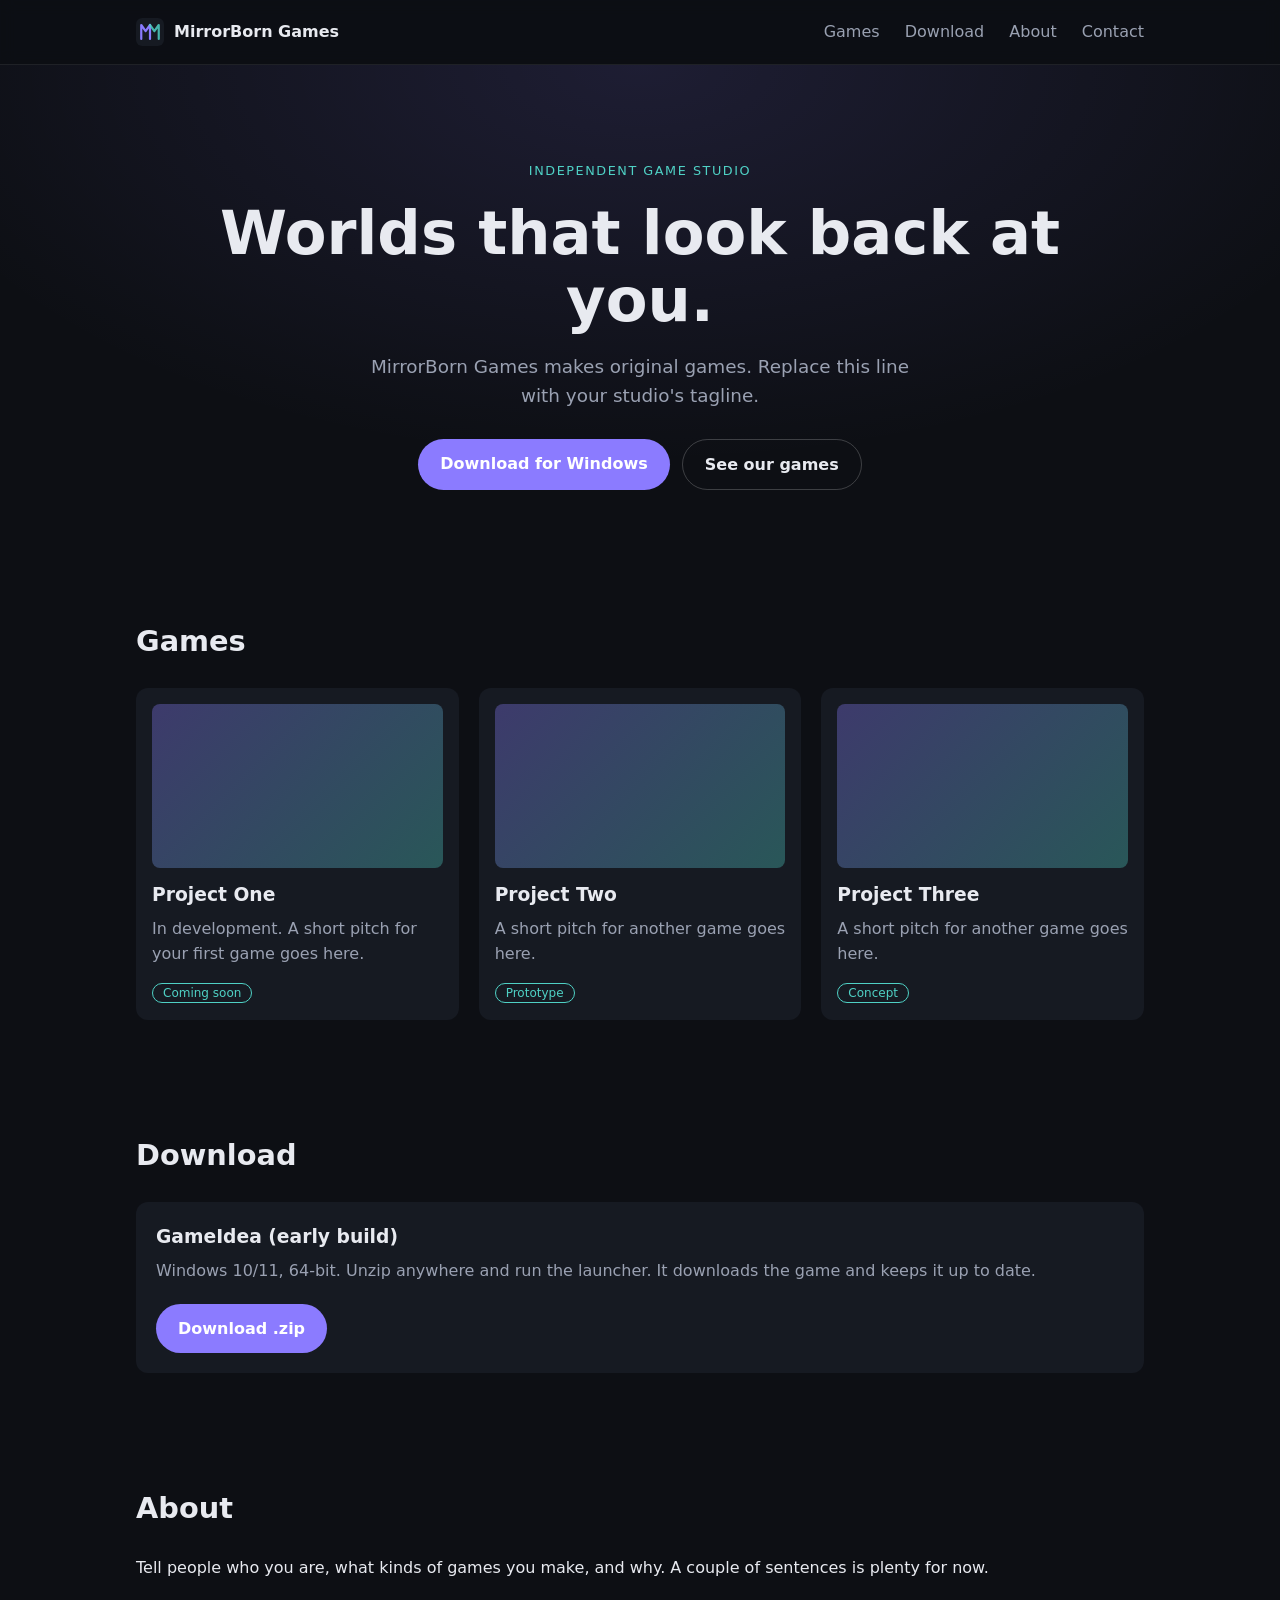
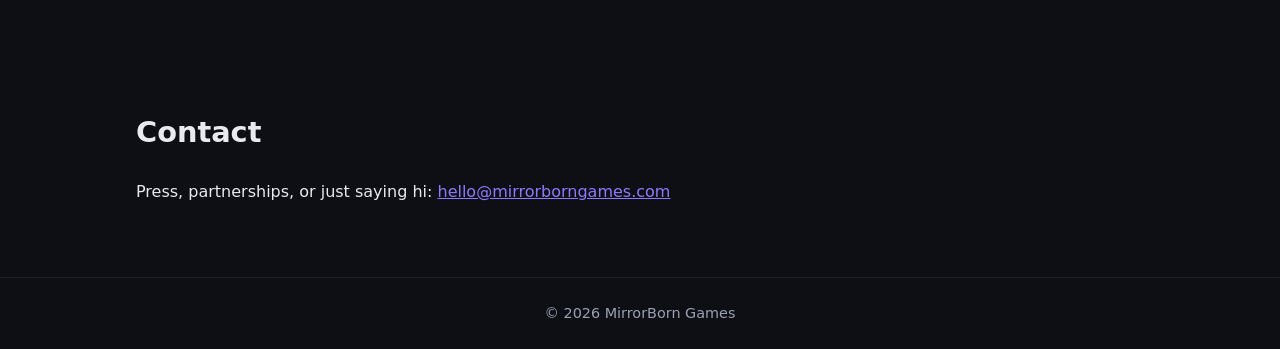
<file: index.html>
<!doctype html>
<html lang="en">
<head>
  <meta charset="utf-8">
  <meta name="viewport" content="width=device-width, initial-scale=1">
  <title>MirrorBorn Games</title>
  <meta name="description" content="MirrorBorn Games is an independent game studio.">
  <meta property="og:title" content="MirrorBorn Games">
  <meta property="og:description" content="An independent game studio.">
  <meta property="og:url" content="https://mirrorborngames.com">
  <link rel="icon" href="assets/favicon.svg" type="image/svg+xml">
  <link rel="stylesheet" href="styles.css">
</head>
<body>
  <header class="site-header">
    <div class="wrap nav">
      <a href="/" class="logo"><img src="assets/favicon.svg" alt="" width="28" height="28"> <span>MirrorBorn Games</span></a>
      <nav>
        <a href="#games">Games</a>
        <a href="#download">Download</a>
        <a href="#about">About</a>
        <a href="#contact">Contact</a>
      </nav>
    </div>
  </header>

  <main>
    <section class="hero">
      <div class="wrap">
        <p class="eyebrow">Independent game studio</p>
        <h1>Worlds that look back at you.</h1>
        <p class="lead">MirrorBorn Games makes original games. Replace this line with your studio's tagline.</p>
        <div class="actions">
          <a href="https://pub-f0d9ca65f269490fb38c24eafb0b4cd4.r2.dev/GameIdea-launcher.zip" class="btn" download>Download for Windows</a>
          <a href="#games" class="btn btn-ghost">See our games</a>
        </div>
      </div>
    </section>

    <section id="games" class="wrap section">
      <h2>Games</h2>
      <div class="grid">
        <article class="card">
          <div class="thumb"></div>
          <h3>Project One</h3>
          <p>In development. A short pitch for your first game goes here.</p>
          <span class="tag">Coming soon</span>
        </article>
        <article class="card">
          <div class="thumb"></div>
          <h3>Project Two</h3>
          <p>A short pitch for another game goes here.</p>
          <span class="tag">Prototype</span>
        </article>
        <article class="card">
          <div class="thumb"></div>
          <h3>Project Three</h3>
          <p>A short pitch for another game goes here.</p>
          <span class="tag">Concept</span>
        </article>
      </div>
    </section>

    <section id="download" class="wrap section">
      <h2>Download</h2>
      <div class="download-card">
        <div>
          <h3>GameIdea (early build)</h3>
          <p>Windows 10/11, 64-bit. Unzip anywhere and run the launcher. It downloads the game and keeps it up to date.</p>
        </div>
        <a href="https://pub-f0d9ca65f269490fb38c24eafb0b4cd4.r2.dev/GameIdea-launcher.zip" class="btn" download>Download .zip</a>
      </div>
    </section>

    <section id="about" class="wrap section">
      <h2>About</h2>
      <p>Tell people who you are, what kinds of games you make, and why. A couple of sentences is plenty for now.</p>
    </section>

    <section id="contact" class="wrap section">
      <h2>Contact</h2>
      <p>Press, partnerships, or just saying hi: <a href="mailto:hello@mirrorborngames.com">hello@mirrorborngames.com</a></p>
    </section>
  </main>

  <footer class="site-footer">
    <div class="wrap">© <span id="year">2026</span> MirrorBorn Games</div>
  </footer>
  <script>document.getElementById('year').textContent = new Date().getFullYear();</script>
</body>
</html>
</file>
<file: styles.css>
:root {
  --bg: #0d0f14;
  --surface: #161a22;
  --text: #e8eaf0;
  --muted: #9aa1b2;
  --accent: #8b7bff;
  --accent-2: #4fd1c5;
  --radius: 12px;
}
* { box-sizing: border-box; }
html { scroll-behavior: smooth; }
body {
  margin: 0;
  font-family: system-ui, -apple-system, "Segoe UI", Roboto, sans-serif;
  background: var(--bg);
  color: var(--text);
  line-height: 1.6;
}
a { color: var(--accent); }
.wrap { max-width: 1040px; margin: 0 auto; padding: 0 16px; }

.site-header { border-bottom: 1px solid #ffffff14; position: sticky; top: 0; background: #0d0f14e6; backdrop-filter: blur(8px); z-index: 10; }
.nav { display: flex; align-items: center; justify-content: space-between; height: 64px; }
.logo { display: flex; align-items: center; gap: 10px; color: var(--text); text-decoration: none; font-weight: 700; }
nav a { color: var(--muted); text-decoration: none; margin-left: 20px; }
nav a:hover { color: var(--text); }

.hero { padding: 96px 0 72px; background: radial-gradient(60% 80% at 50% 0%, #8b7bff22, transparent); text-align: center; }
.eyebrow { color: var(--accent-2); text-transform: uppercase; letter-spacing: .12em; font-size: .8rem; margin: 0; }
h1 { font-size: clamp(2.2rem, 6vw, 3.8rem); line-height: 1.1; margin: .3em 0; }
.lead { color: var(--muted); font-size: 1.15rem; max-width: 560px; margin: 0 auto 28px; }
.btn { display: inline-block; background: var(--accent); color: #fff; padding: 12px 22px; border-radius: 999px; text-decoration: none; font-weight: 600; }
.btn:hover { filter: brightness(1.1); }
.btn-ghost { background: transparent; color: var(--text); border: 1px solid #ffffff33; }
.actions { display: flex; gap: 12px; justify-content: center; flex-wrap: wrap; }
.download-card { display: flex; align-items: center; justify-content: space-between; gap: 20px; flex-wrap: wrap; background: var(--surface); border-radius: var(--radius); padding: 20px; }
.download-card h3 { margin: 0 0 6px; }
.download-card p { color: var(--muted); margin: 0; }
code { background: #ffffff14; padding: 1px 6px; border-radius: 4px; }

.section { padding: 56px 16px; }
h2 { font-size: 1.8rem; margin-top: 0; }
.grid { display: grid; grid-template-columns: repeat(auto-fit, minmax(240px, 1fr)); gap: 20px; }
.card { background: var(--surface); border-radius: var(--radius); padding: 16px; }
.thumb { aspect-ratio: 16/9; border-radius: 8px; background: linear-gradient(135deg, #8b7bff55, #4fd1c555); margin-bottom: 12px; }
.card h3 { margin: 0 0 6px; }
.card p { color: var(--muted); margin: 0 0 12px; }
.tag { font-size: .75rem; color: var(--accent-2); border: 1px solid currentColor; padding: 2px 10px; border-radius: 999px; }

.site-footer { border-top: 1px solid #ffffff14; padding: 24px 0; color: var(--muted); font-size: .9rem; text-align: center; }

@media (max-width: 340px) {
  nav a { margin-left: 12px; font-size: .9rem; }
  .logo span { display: none; }
}

@media (max-width: 560px) {
  nav a:not([href="#download"]) { display: none; }
}
</file>
